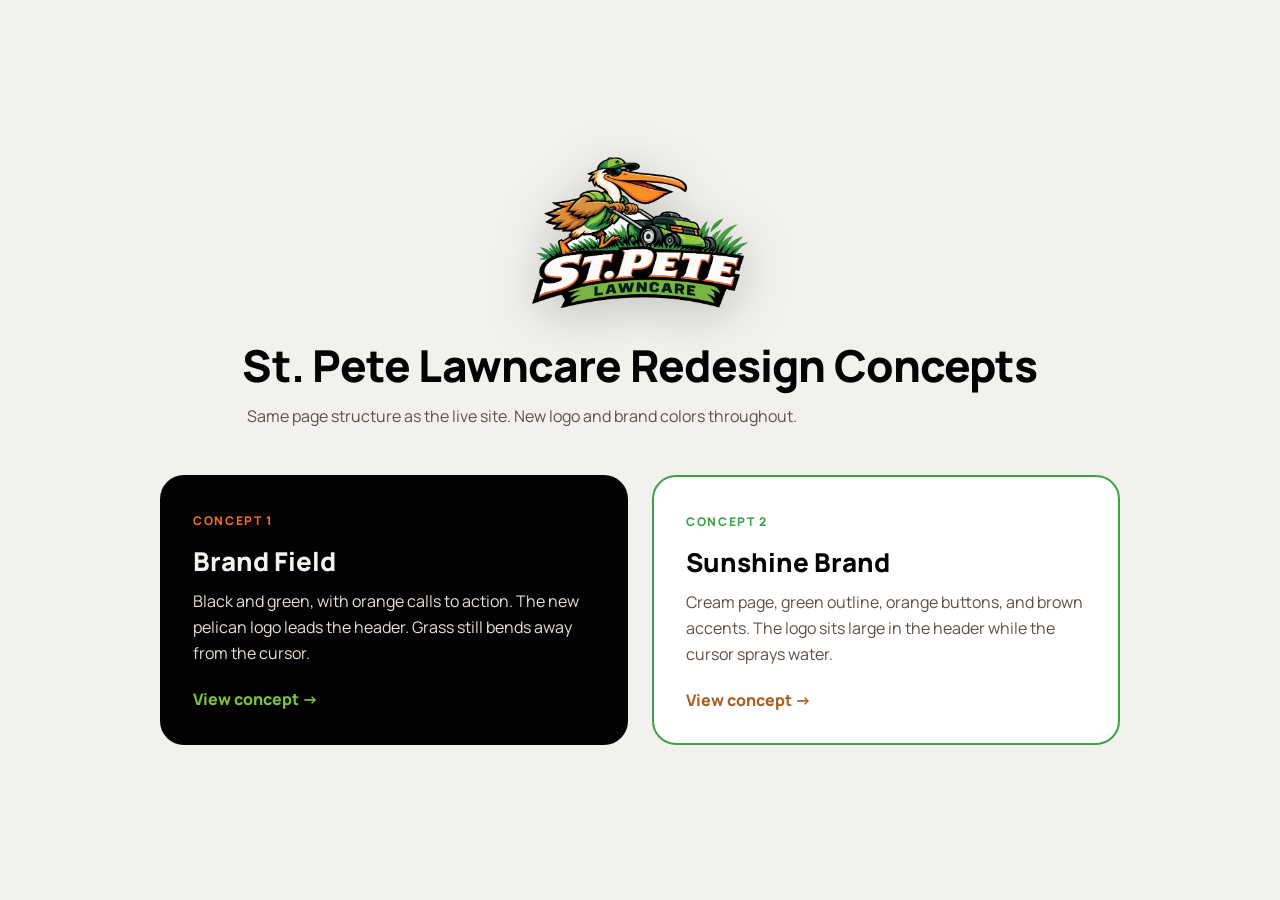
<file: index.html>
<!DOCTYPE html>
<html lang="en">
<head>
  <meta charset="UTF-8">
  <meta name="viewport" content="width=device-width, initial-scale=1.0">
  <meta name="robots" content="noindex, nofollow">
  <meta name="theme-color" content="#3CA348">
  <title>St. Pete Lawncare Redesign Concepts</title>
  <link rel="icon" type="image/png" href="assets/images/favicon.png">
  <link rel="preconnect" href="https://fonts.googleapis.com">
  <link rel="preconnect" href="https://fonts.gstatic.com" crossorigin>
  <link href="https://fonts.googleapis.com/css2?family=Manrope:wght@400;600;800&display=swap" rel="stylesheet">
  <style>
    *{box-sizing:border-box;margin:0;padding:0}
    body{font-family:Manrope,system-ui,sans-serif;background:#F3F1ED;color:#030303;min-height:100vh;display:flex;flex-direction:column;align-items:center;justify-content:center;padding:48px 20px}
    header{text-align:center;margin-bottom:48px}
    header img{width:220px;height:auto;margin-bottom:20px;filter:drop-shadow(0 10px 24px rgba(0,0,0,.18))}
    h1{font-size:clamp(28px,4vw,44px);font-weight:800;letter-spacing:-.02em}
    header p{color:#5c5148;margin-top:10px;max-width:560px}
    .grid{display:grid;grid-template-columns:repeat(auto-fit,minmax(280px,1fr));gap:24px;width:100%;max-width:960px}
    a.card{display:block;text-decoration:none;color:#F3F1ED;border-radius:24px;padding:32px;border:1px solid transparent;background:#030303;transition:transform .35s cubic-bezier(.2,.8,.2,1),border-color .35s,box-shadow .35s}
    a.card:hover{transform:translateY(-6px);border-color:#7AC145;box-shadow:0 24px 60px rgba(0,0,0,.18)}
    .card.light{background:#fff;color:#030303;border:2px solid #3CA348}
    .tag{display:inline-block;font-size:12px;font-weight:800;letter-spacing:.14em;text-transform:uppercase;color:#F16A24;margin-bottom:14px}
    .card.light .tag{color:#3CA348}
    .card h2{font-size:26px;font-weight:800;margin-bottom:10px}
    .card p{color:#5c5148;line-height:1.6}
    a.card:not(.light) p{color:#e7e1d6}
    .go{margin-top:22px;font-weight:800;color:#7AC145}
    .card.light .go{color:#A86028}
    .card:hover .go span{transform:translateX(6px)}
    .go span{display:inline-block;transition:transform .3s}
  </style>
</head>
<body>
  <header>
    <img src="assets/images/logo.png" alt="St. Pete Lawncare">
    <h1>St. Pete Lawncare Redesign Concepts</h1>
    <p>Same page structure as the live site. New logo and brand colors throughout.</p>
  </header>
  <main class="grid">
    <a class="card" href="concept-1/">
      <span class="tag">Concept 1</span>
      <h2>Brand Field</h2>
      <p>Black and green, with orange calls to action. The new pelican logo leads the header. Grass still bends away from the cursor.</p>
      <div class="go">View concept <span>&rarr;</span></div>
    </a>
    <a class="card light" href="concept-2/">
      <span class="tag">Concept 2</span>
      <h2>Sunshine Brand</h2>
      <p>Cream page, green outline, orange buttons, and brown accents. The logo sits large in the header while the cursor sprays water.</p>
      <div class="go">View concept <span>&rarr;</span></div>
    </a>
  </main>
</body>
</html>
</file>
